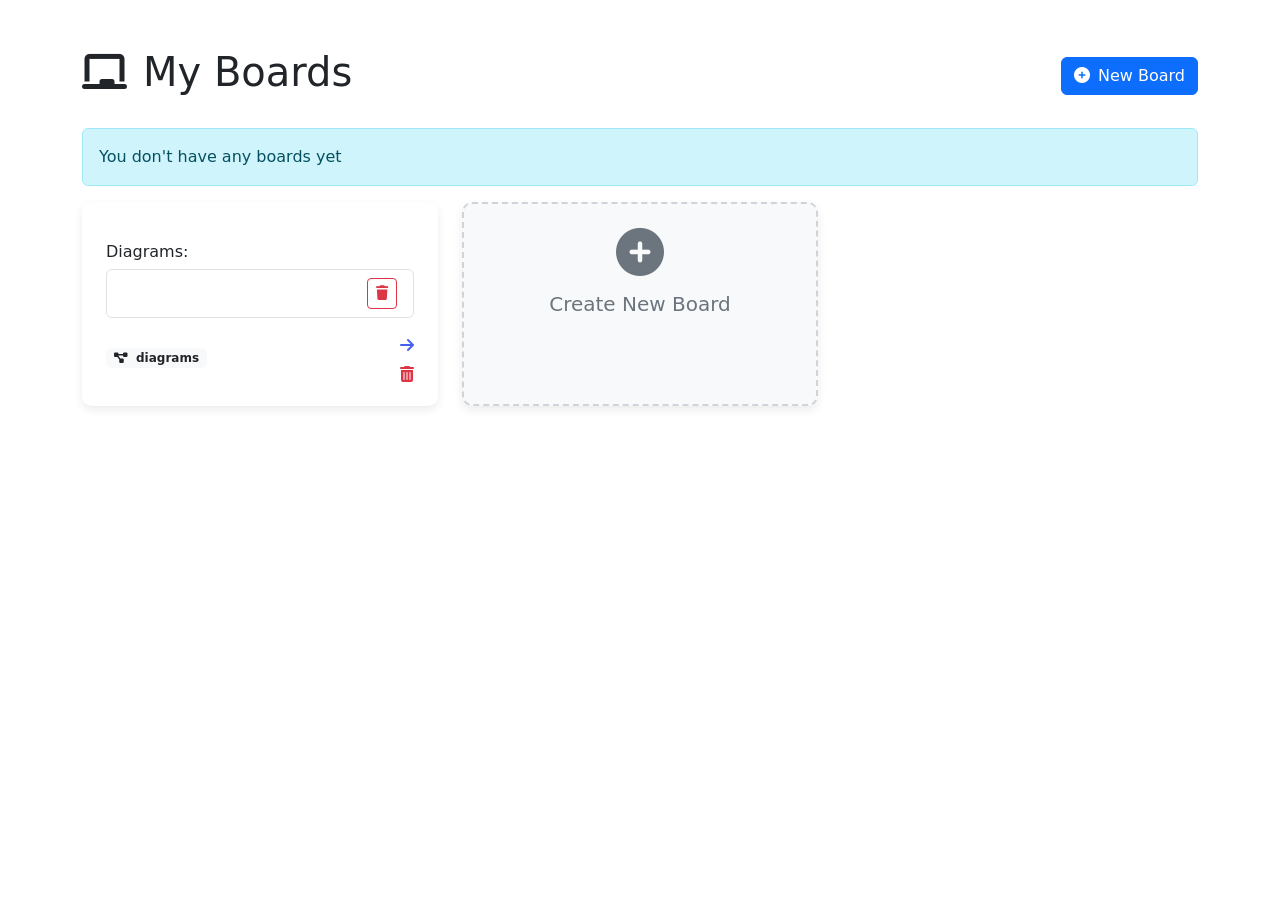
<file: src/main/resources/templates/boardsList.html>
<!DOCTYPE html>
<html xmlns:th="http://www.thymeleaf.org">
<head>
  <meta charset="UTF-8">
  <meta name="viewport" content="width=device-width, initial-scale=1.0">
  <title>My Boards | ProjectFlow</title>
  <link href="https://cdn.jsdelivr.net/npm/bootstrap@5.3.0/dist/css/bootstrap.min.css" rel="stylesheet">
  <link rel="stylesheet" href="https://cdnjs.cloudflare.com/ajax/libs/font-awesome/6.4.0/css/all.min.css">
  <style>
    body {
      display: flex;
      flex-direction: column;
      min-height: 100vh;
    }

    .main-content {
      flex: 1;
    }

    .board-card {
      transition: all 0.3s ease;
      border: none;
      border-radius: 10px;
      box-shadow: 0 4px 10px rgba(0,0,0,0.08);
      height: 100%;
    }

    .board-card:hover {
      transform: translateY(-5px);
      box-shadow: 0 8px 20px rgba(0,0,0,0.12);
    }

    .board-card .card-body {
      padding: 1.5rem;
    }

    .board-card-title {
      color: #4361ee;
      font-weight: 600;
    }

    .create-board-card {
      background-color: #f8f9fa;
      border: 2px dashed #ced4da;
      display: flex;
      align-items: center;
      justify-content: center;
      cursor: pointer;
    }

    .create-board-card:hover {
      background-color: #e9ecef;
      border-color: #adb5bd;
    }

    .action-icons {
      display: flex;
      flex-direction: column;
      align-items: flex-end;
      gap: 8px;
    }

    .delete-btn {
      color: #dc3545;
      cursor: pointer;
      transition: all 0.2s ease;
    }

    .arrow-link {
      color: #4361ee;
      transition: all 0.2s ease;
      display: block;
    }

    .delete-btn:hover, .arrow-link:hover {
      transform: scale(1.1);
    }
    .diagram-item {
      display: flex;
      justify-content: space-between;
      align-items: center;
      padding: 8px 0;
      border-bottom: 1px solid #eee;
    }
    .diagram-list {
      margin-top: 15px;
      max-height: 200px;
      overflow-y: auto;
    }
    .diagram-actions {
      display: flex;
      gap: 10px;
    }

  </style>
  <meta name="_csrf" th:content="${_csrf.token}"/>
  <meta name="_csrf_header" th:content="${_csrf.headerName}"/>
</head>
<body>
<div class="main-content">
  <div class="container py-5">
    <div class="d-flex justify-content-between align-items-center mb-4">
      <h1><i class="fas fa-chalkboard me-3"></i>My Boards</h1>
      <a href="/boards/create" class="btn btn-primary">
        <i class="fas fa-plus-circle me-2"></i>New Board
      </a>
    </div>

    <!-- Проверка на пустой список досок -->
    <div th:if="${boards == null or boards.empty}">
      <div class="alert alert-info">You don't have any boards yet</div>
    </div>

    <div class="row row-cols-1 row-cols-md-3 g-4">
      <!-- Существующие доски -->
      <div class="col" th:each="board : ${boards}" th:with="boardId=${board.id}">
        <div class="card board-card">
          <div class="card-body">
            <h5 class="board-card-title" th:text="${board.title}"></h5>
            <p class="card-text text-muted" th:text="${board.description} ?: 'No description'"></p>

            <!-- Список диаграмм -->
            <div class="mt-3" th:if="${board.diagrams != null and !board.diagrams.empty}">
              <h6>Diagrams:</h6>
              <ul class="list-group">
                <li class="list-group-item d-flex justify-content-between align-items-center"
                    th:each="diagram : ${board.diagrams}">
                  <span th:text="${diagram.name} ?: 'Unnamed diagram'"></span>
                  <button class="btn btn-sm btn-outline-danger"
                          th:onclick="'deleteDiagram(' + ${boardId} + ',' + ${diagram.id} + ')'">
                    <i class="fas fa-trash"></i>
                  </button>
                </li>
              </ul>
            </div>

            <div class="d-flex justify-content-between align-items-center mt-3">
              <span class="badge bg-light text-dark">
                <i class="fas fa-diagram-project me-1"></i>
                <span th:text="${board.diagrams != null ? board.diagrams.size() : 0}"></span> diagrams
              </span>
              <div class="action-icons">
                <a th:href="@{'/boards/' + ${board.id}}" class="arrow-link">
                  <i class="fas fa-arrow-right"></i>
                </a>
                <i class="fas fa-trash-alt delete-btn"
                   th:onclick="'deleteBoard(' + ${board.id} + ')'"></i>
              </div>
            </div>
          </div>
        </div>
      </div>

      <!-- Карточка для создания новой доски -->
      <div class="col">
        <a href="/boards/create" class="text-decoration-none">
          <div class="card board-card create-board-card h-100">
            <div class="card-body text-center">
              <i class="fas fa-plus-circle fa-3x text-secondary mb-3"></i>
              <h5 class="text-secondary">Create New Board</h5>
            </div>
          </div>
        </a>
      </div>
    </div>
  </div>
</div>

<script>
  // Удаление доски
  async function deleteBoard(boardId) {
    if (confirm('Are you sure you want to delete this board? All diagrams will be lost!')) {
      try {
        const csrfToken = document.querySelector('meta[name="_csrf"]').content;
        const csrfHeader = document.querySelector('meta[name="_csrf_header"]').content;

        const response = await fetch(`/boards/${boardId}`, {
          method: 'DELETE',
          headers: {
            [csrfHeader]: csrfToken,
            'Content-Type': 'application/json'
          }
        });

        if (response.ok) {
          window.location.reload();
        } else {
          alert('Error deleting board');
        }
      } catch (error) {
        console.error('Error:', error);
        alert('Server error');
      }
    }
  }

  // Удаление диаграммы
  async function deleteDiagram(boardId, diagramId) {
    if (confirm('Are you sure you want to delete this diagram?')) {
      try {
        const csrfToken = document.querySelector('meta[name="_csrf"]').content;
        const csrfHeader = document.querySelector('meta[name="_csrf_header"]').content;

        const response = await fetch(`/boards/${boardId}/diagrams/${diagramId}`, {
          method: 'DELETE',
          headers: {
            [csrfHeader]: csrfToken,
            'Content-Type': 'application/json'
          }
        });

        if (response.ok) {
          window.location.reload();
        } else {
          alert('Error deleting diagram');
        }
      } catch (error) {
        console.error('Error:', error);
        alert('Server error');
      }
    }
  }
</script>

<div th:insert="~{fragments/backToMenu :: back-to-menu-footer}"></div>

</body>
</html>
</file>
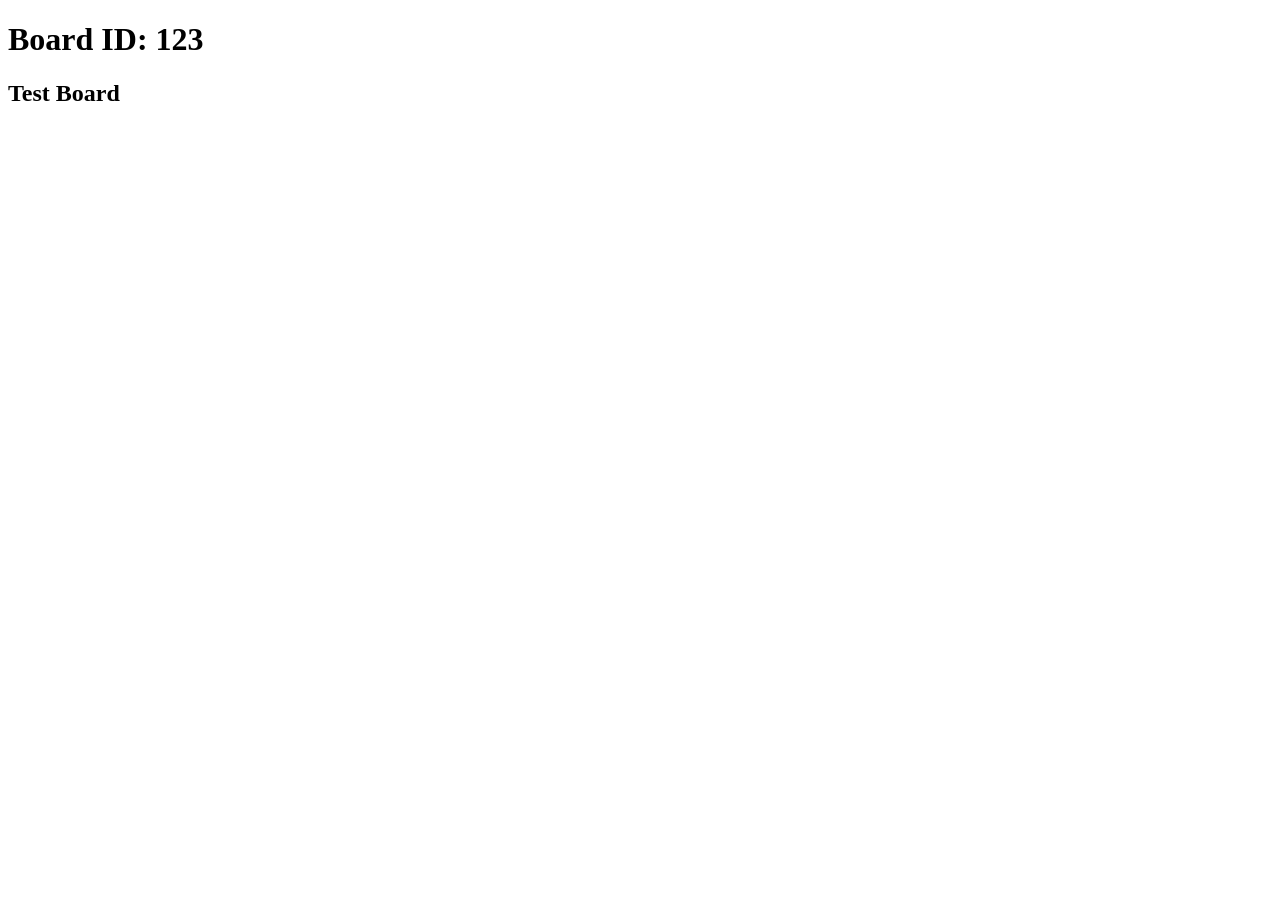
<file: src/main/resources/templates/boardView.html>
<!DOCTYPE html>
<html xmlns:th="http://www.thymeleaf.org">
<head>
    <title>Test Board View</title>
</head>
<body>
<h1>Board ID: <span th:text="${board.id}">123</span></h1>
<h2 th:text="${board.title}">Test Board</h2>
</body>
</html>
</file>
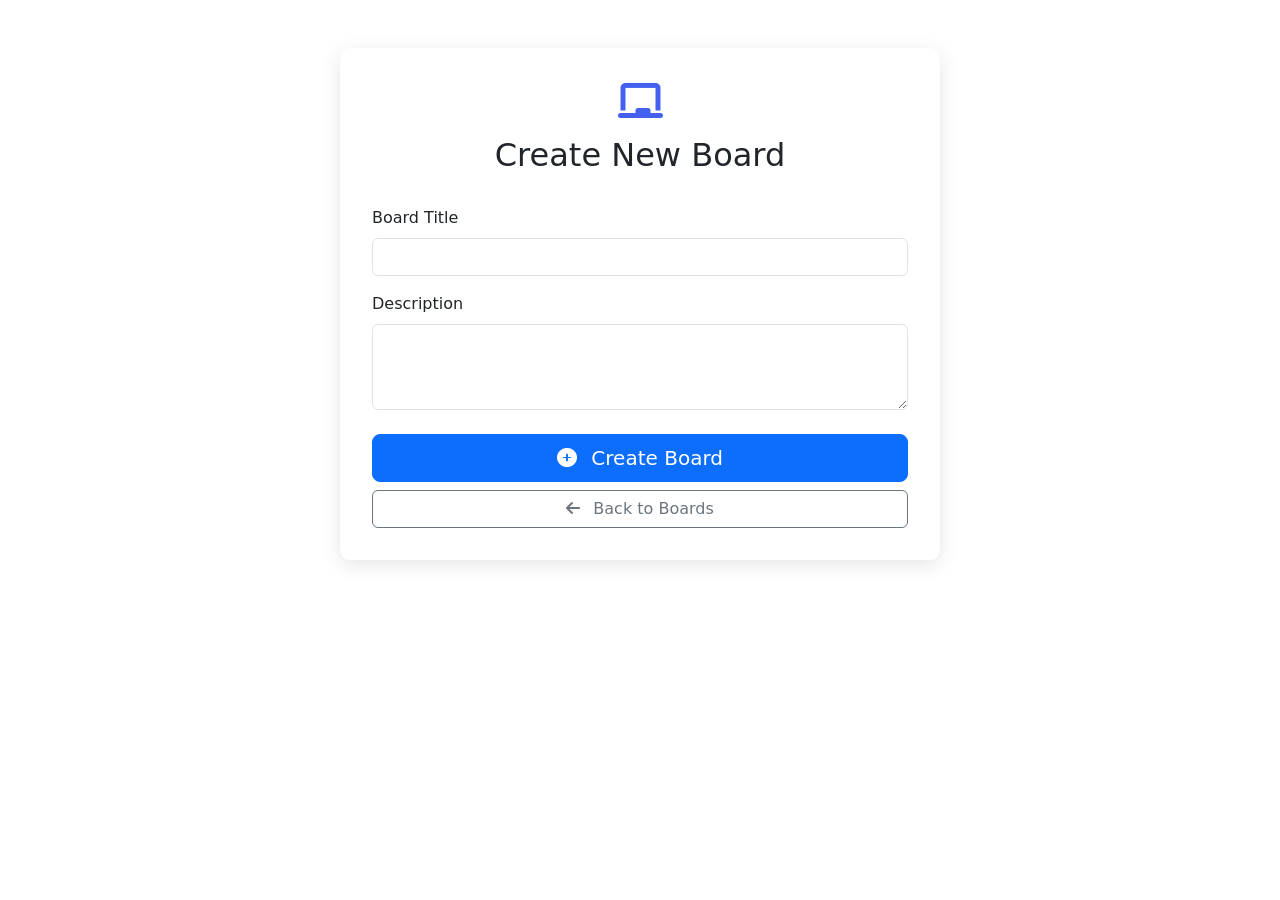
<file: src/main/resources/templates/createBoard.html>
<!DOCTYPE html>
<html xmlns:th="http://www.thymeleaf.org">
<head>
    <meta charset="UTF-8">
    <meta name="viewport" content="width=device-width, initial-scale=1.0">
    <title>Create New Board | ProjectFlow</title>
    <link href="https://cdn.jsdelivr.net/npm/bootstrap@5.3.0/dist/css/bootstrap.min.css" rel="stylesheet">
    <link rel="stylesheet" href="https://cdnjs.cloudflare.com/ajax/libs/font-awesome/6.4.0/css/all.min.css">
    <style>
        .create-board-container {
            max-width: 600px;
            margin: 3rem auto;
            padding: 2rem;
            background: white;
            border-radius: 10px;
            box-shadow: 0 5px 20px rgba(0,0,0,0.1);
        }

        .create-board-header {
            text-align: center;
            margin-bottom: 2rem;
        }

        .create-board-header i {
            font-size: 2.5rem;
            color: #4361ee;
            margin-bottom: 1rem;
        }
    </style>
</head>
<body>
<div class="container">
    <div class="create-board-container">
        <div class="create-board-header">
            <i class="fas fa-chalkboard"></i>
            <h2>Create New Board</h2>
        </div>

        <form th:action="@{/boards/create}" method="post" th:object="${board}">
            <div class="mb-3">
                <label for="title" class="form-label">Board Title</label>
                <input type="text" class="form-control" id="title" th:field="*{title}" required>
            </div>

            <div class="mb-4">
                <label for="description" class="form-label">Description</label>
                <textarea class="form-control" id="description" th:field="*{description}" rows="3"></textarea>
            </div>

            <div class="d-grid gap-2">
                <button type="submit" class="btn btn-primary btn-lg">
                    <i class="fas fa-plus-circle me-2"></i> Create Board
                </button>
                <a href="/boards" class="btn btn-outline-secondary">
                    <i class="fas fa-arrow-left me-2"></i> Back to Boards
                </a>
            </div>
            <div th:insert="~{fragments/backToMenu :: back-to-menu-footer}"></div>
        </form>
    </div>
</div>
</body>
</html>
</file>
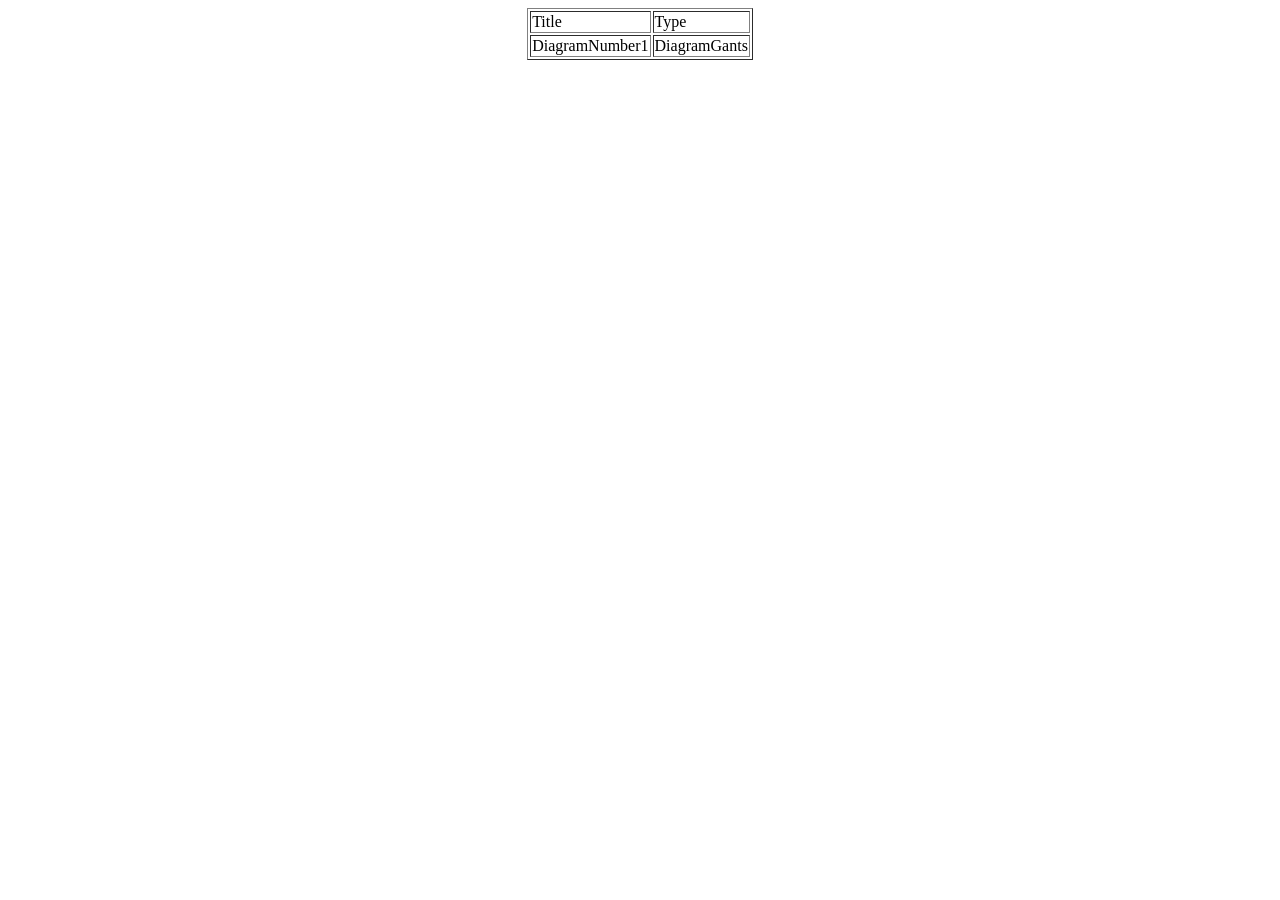
<file: src/main/resources/templates/diagrams.html>
<!DOCTYPE html>
<html lang="en" xmlns:th="http://www.w3.org/1999/xhtml" xmlns:sec="http://www.w3.org/1999/xhtml">
<head>
    <meta charset="UTF-8">
    <title>Diagram List</title>
</head>
<body>
<div th:insert="~{fragments/menu :: #nav-menu}"></div>
<table border="1" align="center">
    <tr>
        <td>Title</td>
        <td>Type</td>
    </tr>
    <tr th:each="diagram : ${diagrams}">
        <td th:text="${diagram.title}">DiagramNumber1</td>
        <td th:text="${diagram.type}">DiagramGants</td>
    </tr>
</table>
</body>
</html>
</file>
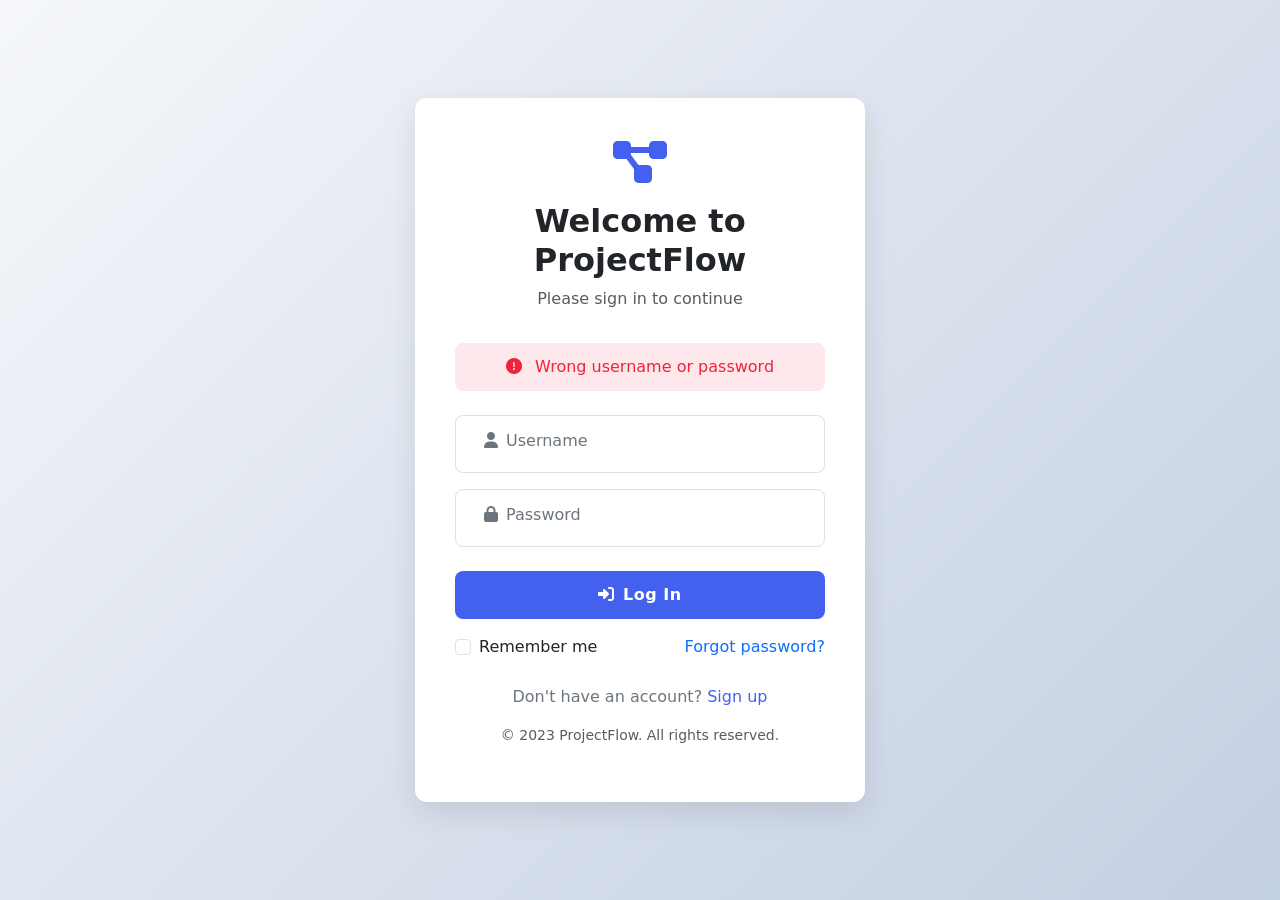
<file: src/main/resources/templates/login.html>
<!DOCTYPE html>
<html lang="en" xmlns:th="http://www.thymeleaf.org" xmlns:sec="http://www.thymeleaf.org/extras/spring-security">
<head>
    <meta charset="UTF-8">
    <meta name="viewport" content="width=device-width, initial-scale=1.0">
    <title>ProjectFlow | Login</title>
    <link href="https://cdn.jsdelivr.net/npm/bootstrap@5.3.0/dist/css/bootstrap.min.css" rel="stylesheet">
    <link rel="stylesheet" href="https://cdnjs.cloudflare.com/ajax/libs/font-awesome/6.4.0/css/all.min.css">
    <style>
        :root {
            --primary-color: #4361ee;
            --secondary-color: #3f37c9;
            --accent-color: #4895ef;
            --light-color: #f8f9fa;
            --dark-color: #212529;
            --error-color: #ef233c;
        }

        body {
            background: linear-gradient(135deg, #f5f7fa 0%, #c3cfe2 100%);
            min-height: 100vh;
            display: flex;
            flex-direction: column;
            justify-content: center;
        }

        .login-container {
            max-width: 450px;
            margin: 0 auto;
            padding: 2.5rem;
            background: white;
            border-radius: 12px;
            box-shadow: 0 10px 30px rgba(0, 0, 0, 0.1);
            transition: all 0.3s ease;
        }

        .login-container:hover {
            box-shadow: 0 15px 35px rgba(0, 0, 0, 0.15);
        }

        .login-header {
            text-align: center;
            margin-bottom: 2rem;
        }

        .login-header i {
            font-size: 3rem;
            color: var(--primary-color);
            margin-bottom: 1rem;
        }

        .login-header h2 {
            color: var(--dark-color);
            font-weight: 600;
        }

        .form-control {
            padding: 12px 15px;
            border-radius: 8px;
            border: 1px solid #e0e0e0;
            transition: all 0.3s;
        }

        .form-control:focus {
            border-color: var(--accent-color);
            box-shadow: 0 0 0 0.25rem rgba(72, 149, 239, 0.25);
        }

        .btn-login {
            background-color: var(--primary-color);
            border: none;
            padding: 12px;
            border-radius: 8px;
            font-weight: 600;
            letter-spacing: 0.5px;
            transition: all 0.3s;
        }

        .btn-login:hover {
            background-color: var(--secondary-color);
            transform: translateY(-2px);
        }

        .error-message {
            color: var(--error-color);
            background-color: rgba(239, 35, 60, 0.1);
            padding: 12px;
            border-radius: 8px;
            margin-bottom: 1.5rem;
            text-align: center;
            font-weight: 500;
        }

        .form-floating label {
            padding: 0.8rem 1.75rem;
            color: #6c757d;
        }

        .form-floating > .form-control:focus ~ label,
        .form-floating > .form-control:not(:placeholder-shown) ~ label {
            transform: scale(0.85) translateY(-0.8rem) translateX(0.15rem);
            color: var(--accent-color);
        }

        .footer-links {
            text-align: center;
            margin-top: 1.5rem;
            color: #6c757d;
        }

        .footer-links a {
            color: var(--primary-color);
            text-decoration: none;
            transition: all 0.3s;
        }

        .footer-links a:hover {
            color: var(--secondary-color);
            text-decoration: underline;
        }
    </style>
</head>
<body>
<div class="container">
    <div class="login-container">
        <div class="login-header">
            <i class="fas fa-project-diagram"></i>
            <h2>Welcome to ProjectFlow</h2>
            <p class="text-muted">Please sign in to continue</p>
        </div>

        <div th:if="${loginError}" class="error-message">
            <i class="fas fa-exclamation-circle me-2"></i>
            <span th:text="${loginError}">Wrong username or password</span>
        </div>

        <form th:action="@{/auth}" method="post">
            <div class="form-floating mb-3">
                <input type="text" class="form-control" id="username" name="username" placeholder="Username" required>
                <label for="username"><i class="fas fa-user me-2"></i>Username</label>
            </div>

            <div class="form-floating mb-4">
                <input type="password" class="form-control" id="password" name="password" placeholder="Password" required>
                <label for="password"><i class="fas fa-lock me-2"></i>Password</label>
            </div>

            <div class="d-grid mb-3">
                <button type="submit" class="btn btn-primary btn-login">
                    <i class="fas fa-sign-in-alt me-2"></i>Log In
                </button>
            </div>

            <div class="d-flex justify-content-between mb-3">
                <div class="form-check">
                    <input class="form-check-input" type="checkbox" id="rememberMe" name="remember-me">
                    <label class="form-check-label" for="rememberMe">Remember me</label>
                </div>
                <a href="#" class="text-decoration-none">Forgot password?</a>
            </div>
        </form>

        <div class="footer-links">
            <p>Don't have an account? <a href="/register">Sign up</a></p>
            <p class="text-muted small mt-2">&copy; 2023 ProjectFlow. All rights reserved.</p>
        </div>
    </div>
</div>

<script src="https://cdn.jsdelivr.net/npm/bootstrap@5.3.0/dist/js/bootstrap.bundle.min.js"></script>
<script>
    // Анимация при загрузке
    document.addEventListener('DOMContentLoaded', () => {
        const loginContainer = document.querySelector('.login-container');
        loginContainer.style.opacity = '0';
        loginContainer.style.transform = 'translateY(20px)';

        setTimeout(() => {
            loginContainer.style.transition = 'opacity 0.5s ease, transform 0.5s ease';
            loginContainer.style.opacity = '1';
            loginContainer.style.transform = 'translateY(0)';
        }, 100);
    });
</script>
</body>
</html>
</file>
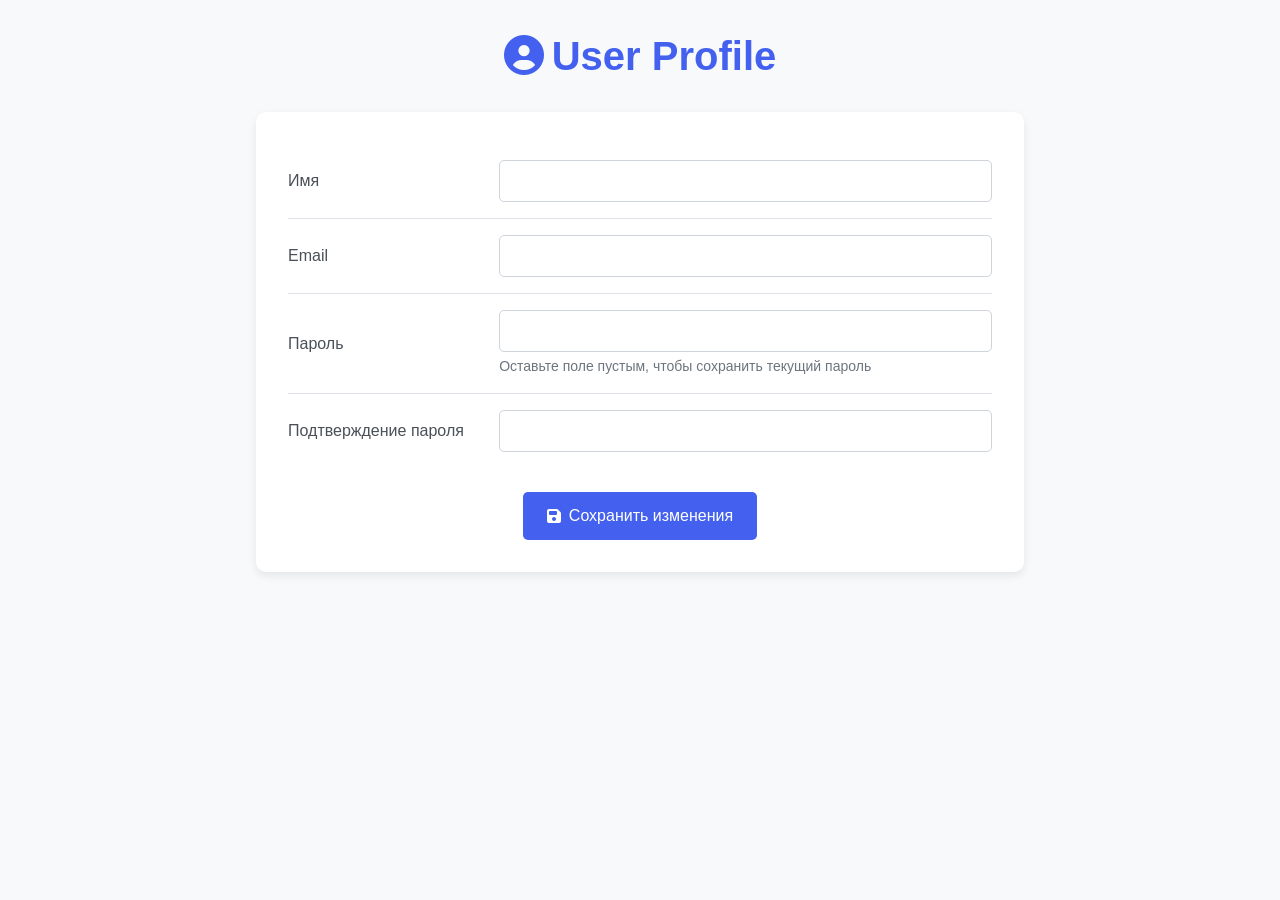
<file: src/main/resources/templates/profile.html>
<!DOCTYPE html>
<html lang="en" xmlns:th="http://www.thymeleaf.org" xmlns:sec="http://www.thymeleaf.org/extras/spring-security">
<head>
  <meta charset="UTF-8">
  <meta name="viewport" content="width=device-width, initial-scale=1.0">
  <title>User Profile | ProjectFlow</title>
  <link href="https://cdn.jsdelivr.net/npm/bootstrap@5.3.0/dist/css/bootstrap.min.css" rel="stylesheet">
  <link rel="stylesheet" href="https://cdnjs.cloudflare.com/ajax/libs/font-awesome/6.4.0/css/all.min.css">
  <style>
    /* Основные стили */
    body {
      display: flex;
      flex-direction: column;
      min-height: 100vh;
      margin: 0;
      font-family: 'Segoe UI', Tahoma, Geneva, Verdana, sans-serif;
      background-color: #f8f9fa;
    }

    .container {
      max-width: 800px;
      margin: 2rem auto;
      padding: 0 1rem;
      flex: 1;
    }

    /* Стили для заголовка */
    .profile-header {
      text-align: center;
      margin-bottom: 2rem;
      color: #4361ee;
      font-weight: 600;
    }

    /* Стили для формы */
    .profile-form {
      background-color: white;
      border-radius: 10px;
      padding: 2rem;
      box-shadow: 0 4px 10px rgba(0,0,0,0.08);
    }

    .form-table {
      width: 100%;
      border-collapse: collapse;
      margin-bottom: 1.5rem;
    }

    .form-table tr:not(:last-child) {
      border-bottom: 1px solid #dee2e6;
    }

    .form-table td {
      padding: 1rem 0;
      vertical-align: middle;
    }

    .form-table td:first-child {
      width: 30%;
      font-weight: 500;
      color: #495057;
    }

    .form-control {
      border-radius: 5px;
      border: 1px solid #ced4da;
      padding: 0.5rem 0.75rem;
      width: 100%;
      transition: all 0.3s ease;
    }

    .form-control:focus {
      border-color: #4361ee;
      box-shadow: 0 0 0 0.25rem rgba(67, 97, 238, 0.25);
    }

    /* Стили для кнопки */
    .btn-submit {
      background-color: #4361ee;
      color: white;
      border: none;
      padding: 0.75rem 1.5rem;
      border-radius: 5px;
      font-weight: 500;
      cursor: pointer;
      transition: all 0.3s ease;
      display: inline-flex;
      align-items: center;
      justify-content: center;
    }

    .btn-submit:hover {
      background-color: #3a56d4;
      transform: translateY(-2px);
      box-shadow: 0 4px 8px rgba(0,0,0,0.1);
    }

    .btn-submit i {
      margin-right: 8px;
    }

    /* Подсказки для полей */
    .form-hint {
      font-size: 0.875rem;
      color: #6c757d;
      margin-top: 0.25rem;
      display: block;
    }
  </style>
</head>
<body>
<!-- <div th:insert="~{fragments/menu :: #nav-menu}"></div> -->

<div class="container">
  <h1 class="profile-header">
    <i class="fas fa-user-circle me-2"></i>User Profile
  </h1>

  <form th:action="@{/users/profile}" th:object="${user}" method="post" class="profile-form">
    <table class="form-table">
      <tr>
        <td><label for="username">Имя</label></td>
        <td>
          <input type="text" id="username" th:field="*{username}" class="form-control"/>
        </td>
      </tr>
      <tr>
        <td><label for="email">Email</label></td>
        <td>
          <input type="email" id="email" th:field="*{email}" class="form-control"/>
        </td>
      </tr>
      <tr>
        <td><label for="password">Пароль</label></td>
        <td>
          <input type="password" id="password" th:field="*{password}" class="form-control"/>
          <span class="form-hint">Оставьте поле пустым, чтобы сохранить текущий пароль</span>
        </td>
      </tr>
      <tr>
        <td><label for="matchingPassword">Подтверждение пароля</label></td>
        <td>
          <input type="password" id="matchingPassword" th:field="*{matchingPassword}" class="form-control"/>
        </td>
      </tr>
    </table>

    <div class="text-center">
      <button type="submit" class="btn-submit">
        <i class="fas fa-save"></i> Сохранить изменения
      </button>
    </div>
  </form>
</div>

<div th:insert="~{fragments/backToMenu :: back-to-menu-footer}"></div>

<!-- Подключение скриптов -->
<script src="https://cdn.jsdelivr.net/npm/bootstrap@5.3.0/dist/js/bootstrap.bundle.min.js"></script>
</body>
</html>
</file>
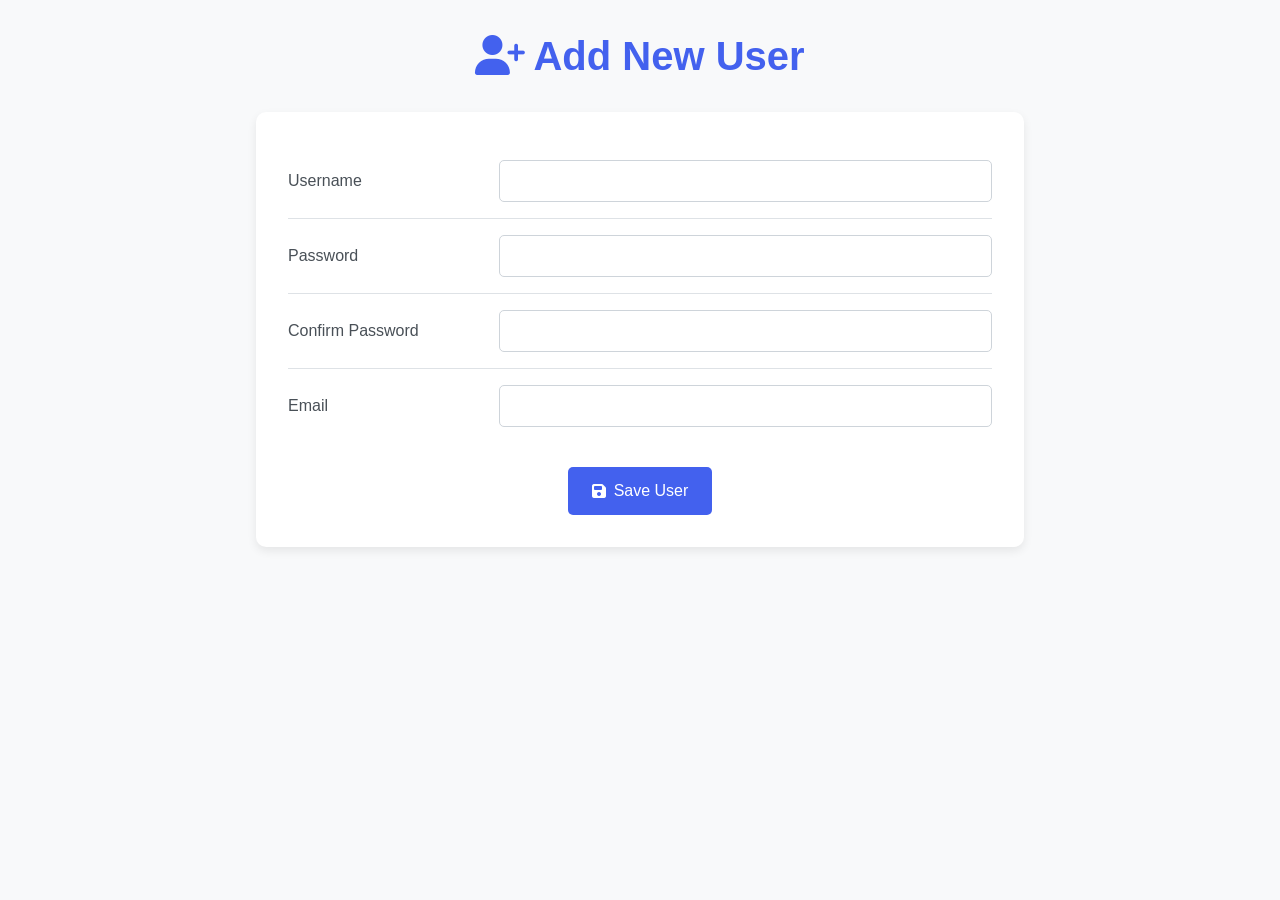
<file: src/main/resources/templates/user.html>
<!DOCTYPE html>
<html lang="en" xmlns:th="http://www.thymeleaf.org" xmlns:sec="http://www.thymeleaf.org/extras/spring-security">
<head>
  <meta charset="UTF-8">
  <meta name="viewport" content="width=device-width, initial-scale=1.0">
  <title>Add User | ProjectFlow</title>
  <link href="https://cdn.jsdelivr.net/npm/bootstrap@5.3.0/dist/css/bootstrap.min.css" rel="stylesheet">
  <link rel="stylesheet" href="https://cdnjs.cloudflare.com/ajax/libs/font-awesome/6.4.0/css/all.min.css">
  <style>
    body {
      display: flex;
      flex-direction: column;
      min-height: 100vh;
      margin: 0;
      font-family: 'Segoe UI', Tahoma, Geneva, Verdana, sans-serif;
      background-color: #f8f9fa;
    }

    .container {
      max-width: 800px;
      margin: 2rem auto;
      padding: 0 1rem;
      flex: 1;
    }

    .form-header {
      text-align: center;
      margin-bottom: 2rem;
      color: #4361ee;
      font-weight: 600;
    }

    .user-form {
      background-color: white;
      border-radius: 10px;
      padding: 2rem;
      box-shadow: 0 4px 10px rgba(0,0,0,0.08);
    }

    .form-table {
      width: 100%;
      border-collapse: collapse;
      margin-bottom: 1.5rem;
    }

    .form-table tr:not(:last-child) {
      border-bottom: 1px solid #dee2e6;
    }

    .form-table td {
      padding: 1rem 0;
      vertical-align: middle;
    }

    .form-table td:first-child {
      width: 30%;
      font-weight: 500;
      color: #495057;
    }

    .form-control {
      border-radius: 5px;
      border: 1px solid #ced4da;
      padding: 0.5rem 0.75rem;
      width: 100%;
      transition: all 0.3s ease;
    }

    .form-control:focus {
      border-color: #4361ee;
      box-shadow: 0 0 0 0.25rem rgba(67, 97, 238, 0.25);
    }

    .btn-submit {
      background-color: #4361ee;
      color: white;
      border: none;
      padding: 0.75rem 1.5rem;
      border-radius: 5px;
      font-weight: 500;
      cursor: pointer;
      transition: all 0.3s ease;
      display: inline-flex;
      align-items: center;
      justify-content: center;
    }

    .btn-submit:hover {
      background-color: #3a56d4;
      transform: translateY(-2px);
      box-shadow: 0 4px 8px rgba(0,0,0,0.1);
    }

    .btn-submit i {
      margin-right: 8px;
    }
  </style>
</head>
<body>
<!-- <div th:insert="~{fragments/menu :: #nav-menu}"></div> -->

<div class="container">
  <h1 class="form-header">
    <i class="fas fa-user-plus me-2"></i>Add New User
  </h1>

  <form th:action="@{/users/new}" th:object="${user}" method="post" class="user-form">
    <table class="form-table">
      <tr>
        <td><label for="username">Username</label></td>
        <td>
          <input type="text" id="username" th:field="*{username}" class="form-control" required>
        </td>
      </tr>
      <tr>
        <td><label for="password">Password</label></td>
        <td>
          <input type="password" id="password" th:field="*{password}" class="form-control" required>
        </td>
      </tr>
      <tr>
        <td><label for="matchingPassword">Confirm Password</label></td>
        <td>
          <input type="password" id="matchingPassword" th:field="*{matchingPassword}" class="form-control" required>
        </td>
      </tr>
      <tr>
        <td><label for="email">Email</label></td>
        <td>
          <input type="email" id="email" th:field="*{email}" class="form-control" required>
        </td>
      </tr>
    </table>

    <div class="text-center">
      <button type="submit" class="btn-submit">
        <i class="fas fa-save"></i> Save User
      </button>
    </div>
  </form>
</div>

<!-- Вставка футера -->
<div th:insert="~{fragments/backToMenu :: back-to-menu-footer}"></div>

<script src="https://cdn.jsdelivr.net/npm/bootstrap@5.3.0/dist/js/bootstrap.bundle.min.js"></script>
</body>
</html>
</file>
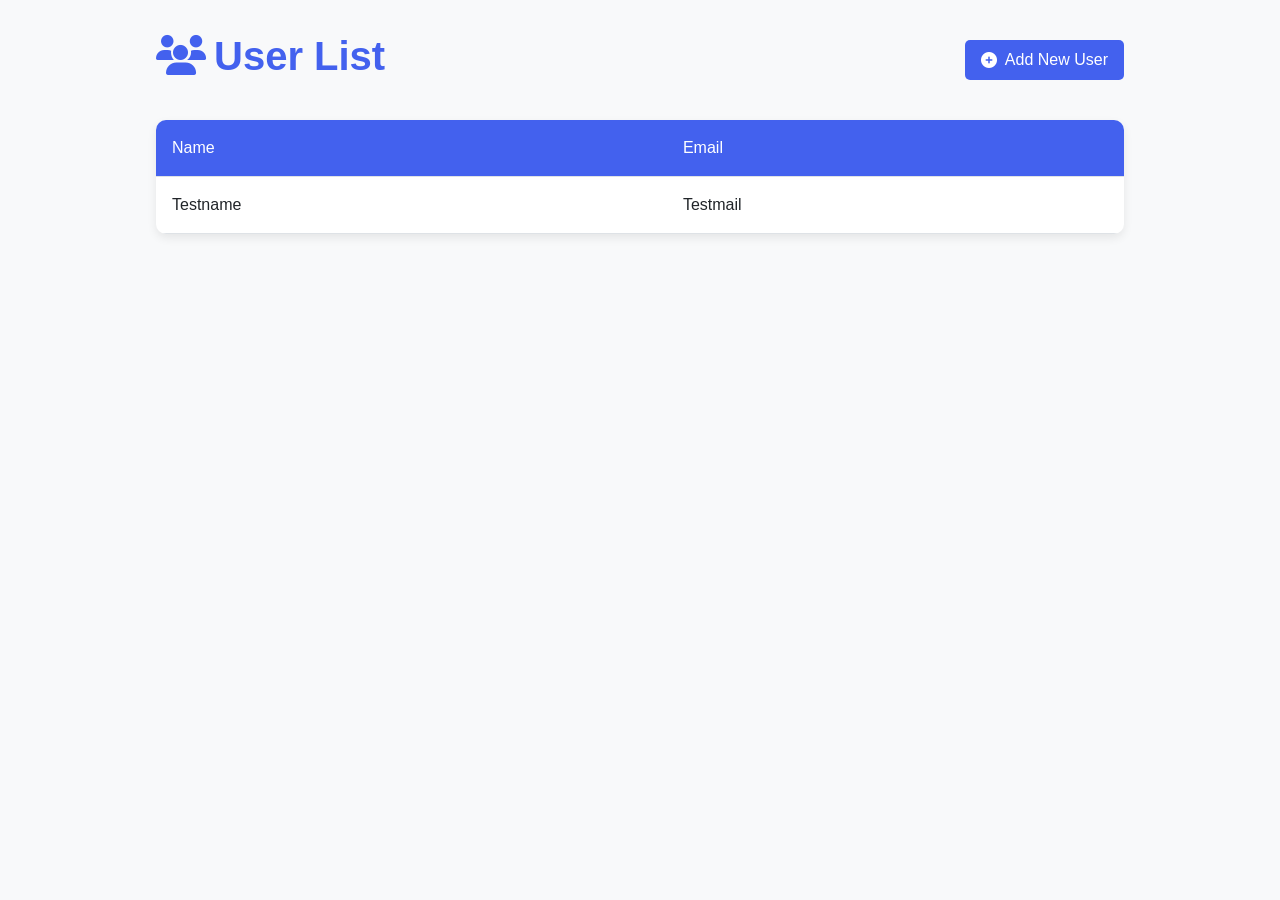
<file: src/main/resources/templates/userList.html>
<!DOCTYPE html>
<html lang="en" xmlns:th="http://www.thymeleaf.org" xmlns:sec="http://www.thymeleaf.org/extras/spring-security">
<head>
    <meta charset="UTF-8">
    <meta name="viewport" content="width=device-width, initial-scale=1.0">
    <title>User List | ProjectFlow</title>
    <link href="https://cdn.jsdelivr.net/npm/bootstrap@5.3.0/dist/css/bootstrap.min.css" rel="stylesheet">
    <link rel="stylesheet" href="https://cdnjs.cloudflare.com/ajax/libs/font-awesome/6.4.0/css/all.min.css">
    <style>
        body {
            display: flex;
            flex-direction: column;
            min-height: 100vh;
            margin: 0;
            font-family: 'Segoe UI', Tahoma, Geneva, Verdana, sans-serif;
            background-color: #f8f9fa;
        }

        .container {
            max-width: 1000px;
            margin: 2rem auto;
            padding: 0 1rem;
            flex: 1;
        }

        .page-header {
            display: flex;
            justify-content: space-between;
            align-items: center;
            margin-bottom: 2rem;
        }

        .page-title {
            color: #4361ee;
            font-weight: 600;
        }

        .btn-add {
            background-color: #4361ee;
            color: white;
            border: none;
            padding: 0.5rem 1rem;
            border-radius: 5px;
            font-weight: 500;
            cursor: pointer;
            transition: all 0.3s ease;
            text-decoration: none;
            display: inline-flex;
            align-items: center;
        }

        .btn-add:hover {
            background-color: #3a56d4;
            transform: translateY(-2px);
            box-shadow: 0 4px 8px rgba(0,0,0,0.1);
        }

        .user-table {
            width: 100%;
            border-collapse: collapse;
            background-color: white;
            border-radius: 10px;
            overflow: hidden;
            box-shadow: 0 4px 10px rgba(0,0,0,0.08);
        }

        .user-table th, .user-table td {
            padding: 1rem;
            text-align: left;
            border-bottom: 1px solid #dee2e6;
        }

        .user-table th {
            background-color: #4361ee;
            color: white;
            font-weight: 500;
        }

        .user-table tr:hover {
            background-color: #f8f9fa;
        }
    </style>
</head>
<body>
<!-- <div th:insert="~{fragments/menu :: #nav-menu}"></div> -->

<div class="container">
    <div class="page-header">
        <h1 class="page-title">
            <i class="fas fa-users me-2"></i>User List
        </h1>
        <a th:href="@{/users/new}" class="btn-add">
            <i class="fas fa-plus-circle me-2"></i>Add New User
        </a>
    </div>

    <table class="user-table">
        <thead>
        <tr>
            <th>Name</th>
            <th>Email</th>
        </tr>
        </thead>
        <tbody>
        <tr th:each="user : ${users}">
            <td th:text="${user.username}">Testname</td>
            <td th:text="${user.email}">Testmail</td>
        </tr>
        </tbody>
    </table>
</div>

<!-- Вставка футера -->
<div th:insert="~{fragments/backToMenu :: back-to-menu-footer}"></div>

<script src="https://cdn.jsdelivr.net/npm/bootstrap@5.3.0/dist/js/bootstrap.bundle.min.js"></script>
</body>
</html>
</file>
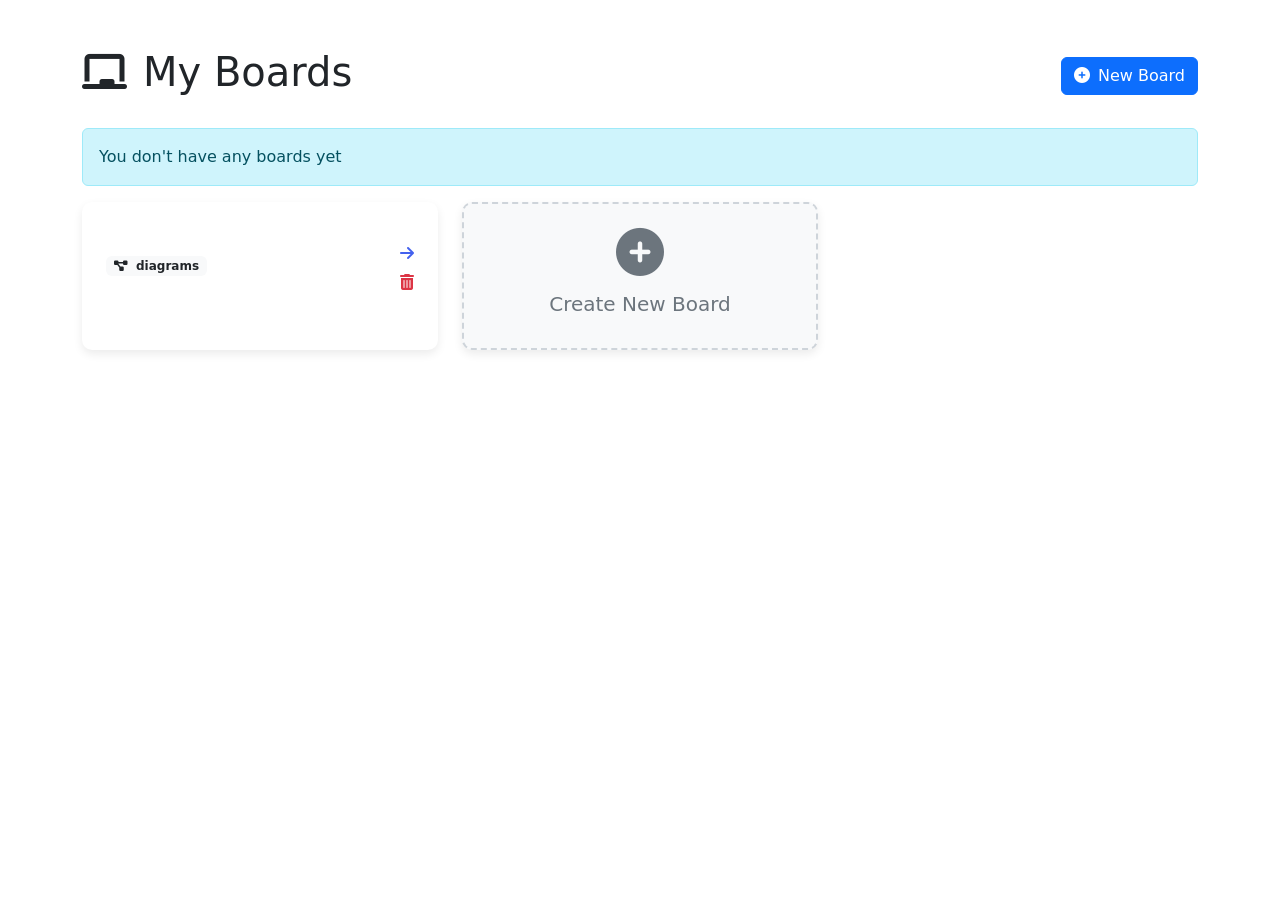
<file: src/main/resources/templates/boards/boardsList.html>
<!DOCTYPE html>
<html xmlns:th="http://www.thymeleaf.org">
<head>
  <meta charset="UTF-8">
  <meta name="viewport" content="width=device-width, initial-scale=1.0">
  <title>My Boards | ProjectFlow</title>
  <link href="https://cdn.jsdelivr.net/npm/bootstrap@5.3.0/dist/css/bootstrap.min.css" rel="stylesheet">
  <link rel="stylesheet" href="https://cdnjs.cloudflare.com/ajax/libs/font-awesome/6.4.0/css/all.min.css">
  <style>
    body {
      display: flex;
      flex-direction: column;
      min-height: 100vh;
    }

    .main-content {
      flex: 1;
    }

    .board-card {
      transition: all 0.3s ease;
      border: none;
      border-radius: 10px;
      box-shadow: 0 4px 10px rgba(0,0,0,0.08);
      height: 100%;
    }

    .board-card:hover {
      transform: translateY(-5px);
      box-shadow: 0 8px 20px rgba(0,0,0,0.12);
    }

    .board-card .card-body {
      padding: 1.5rem;
    }

    .board-card-title {
      color: #4361ee;
      font-weight: 600;
    }

    .create-board-card {
      background-color: #f8f9fa;
      border: 2px dashed #ced4da;
      display: flex;
      align-items: center;
      justify-content: center;
      cursor: pointer;
    }

    .create-board-card:hover {
      background-color: #e9ecef;
      border-color: #adb5bd;
    }

    .action-icons {
      display: flex;
      flex-direction: column;
      align-items: flex-end;
      gap: 8px;
    }

    .delete-btn {
      color: #dc3545;
      cursor: pointer;
      transition: all 0.2s ease;
    }

    .arrow-link {
      color: #4361ee;
      transition: all 0.2s ease;
      display: block;
    }

    .delete-btn:hover, .arrow-link:hover {
      transform: scale(1.1);
    }
  </style>
  <meta name="_csrf" th:content="${_csrf.token}"/>
  <meta name="_csrf_header" th:content="${_csrf.headerName}"/>
</head>
<body>
<div class="main-content">
  <div class="container py-5">
    <div class="d-flex justify-content-between align-items-center mb-4">
      <h1><i class="fas fa-chalkboard me-3"></i>My Boards</h1>
      <a href="/boards/create" class="btn btn-primary">
        <i class="fas fa-plus-circle me-2"></i>New Board
      </a>
    </div>

    <!-- Проверка на пустой список досок -->
    <div th:if="${boards == null or boards.empty}">
      <div class="alert alert-info">You don't have any boards yet</div>
    </div>

    <div class="row row-cols-1 row-cols-md-3 g-4">
      <!-- Существующие доски -->
      <div class="col" th:each="board : ${boards}">
        <div class="card board-card">
          <div class="card-body">
            <h5 class="board-card-title" th:text="${board.title}"></h5>
            <p class="card-text text-muted" th:text="${board.description} ?: 'No description'"></p>

            <div class="d-flex justify-content-between align-items-center mt-3">
              <span class="badge bg-light text-dark">
                <i class="fas fa-diagram-project me-1"></i>
                <span th:text="${board.diagrams != null ? board.diagrams.size() : 0}"></span> diagrams
              </span>
              <div class="action-icons">
                <a th:href="@{'/boards/' + ${board.id}}" class="arrow-link">
                  <i class="fas fa-arrow-right"></i>
                </a>
                <i class="fas fa-trash-alt delete-btn"
                   th:onclick="'deleteBoard(' + ${board.id} + ')'"></i>
              </div>
            </div>
          </div>
        </div>
      </div>

      <!-- Карточка для создания новой доски -->
      <div class="col">
        <a href="/boards/create" class="text-decoration-none">
          <div class="card board-card create-board-card h-100">
            <div class="card-body text-center">
              <i class="fas fa-plus-circle fa-3x text-secondary mb-3"></i>
              <h5 class="text-secondary">Create New Board</h5>
            </div>
          </div>
        </a>
      </div>
    </div>
  </div>
</div>

<script>
  // Удаление доски
  async function deleteBoard(boardId) {
    if (confirm('Are you sure you want to delete this board? All diagrams will be lost!')) {
      try {
        const csrfToken = document.querySelector('meta[name="_csrf"]').content;
        const csrfHeader = document.querySelector('meta[name="_csrf_header"]').content;

        const response = await fetch(`/boards/${boardId}`, {
          method: 'DELETE',
          headers: {
            [csrfHeader]: csrfToken,
            'Content-Type': 'application/json'
          }
        });

        if (response.ok) {
          window.location.reload();
        } else {
          alert('Error deleting board');
        }
      } catch (error) {
        console.error('Error:', error);
        alert('Server error');
      }
    }
  }
</script>

<div th:insert="~{fragments/backToMenu :: back-to-menu-footer}"></div>

</body>
</html>
</file>
